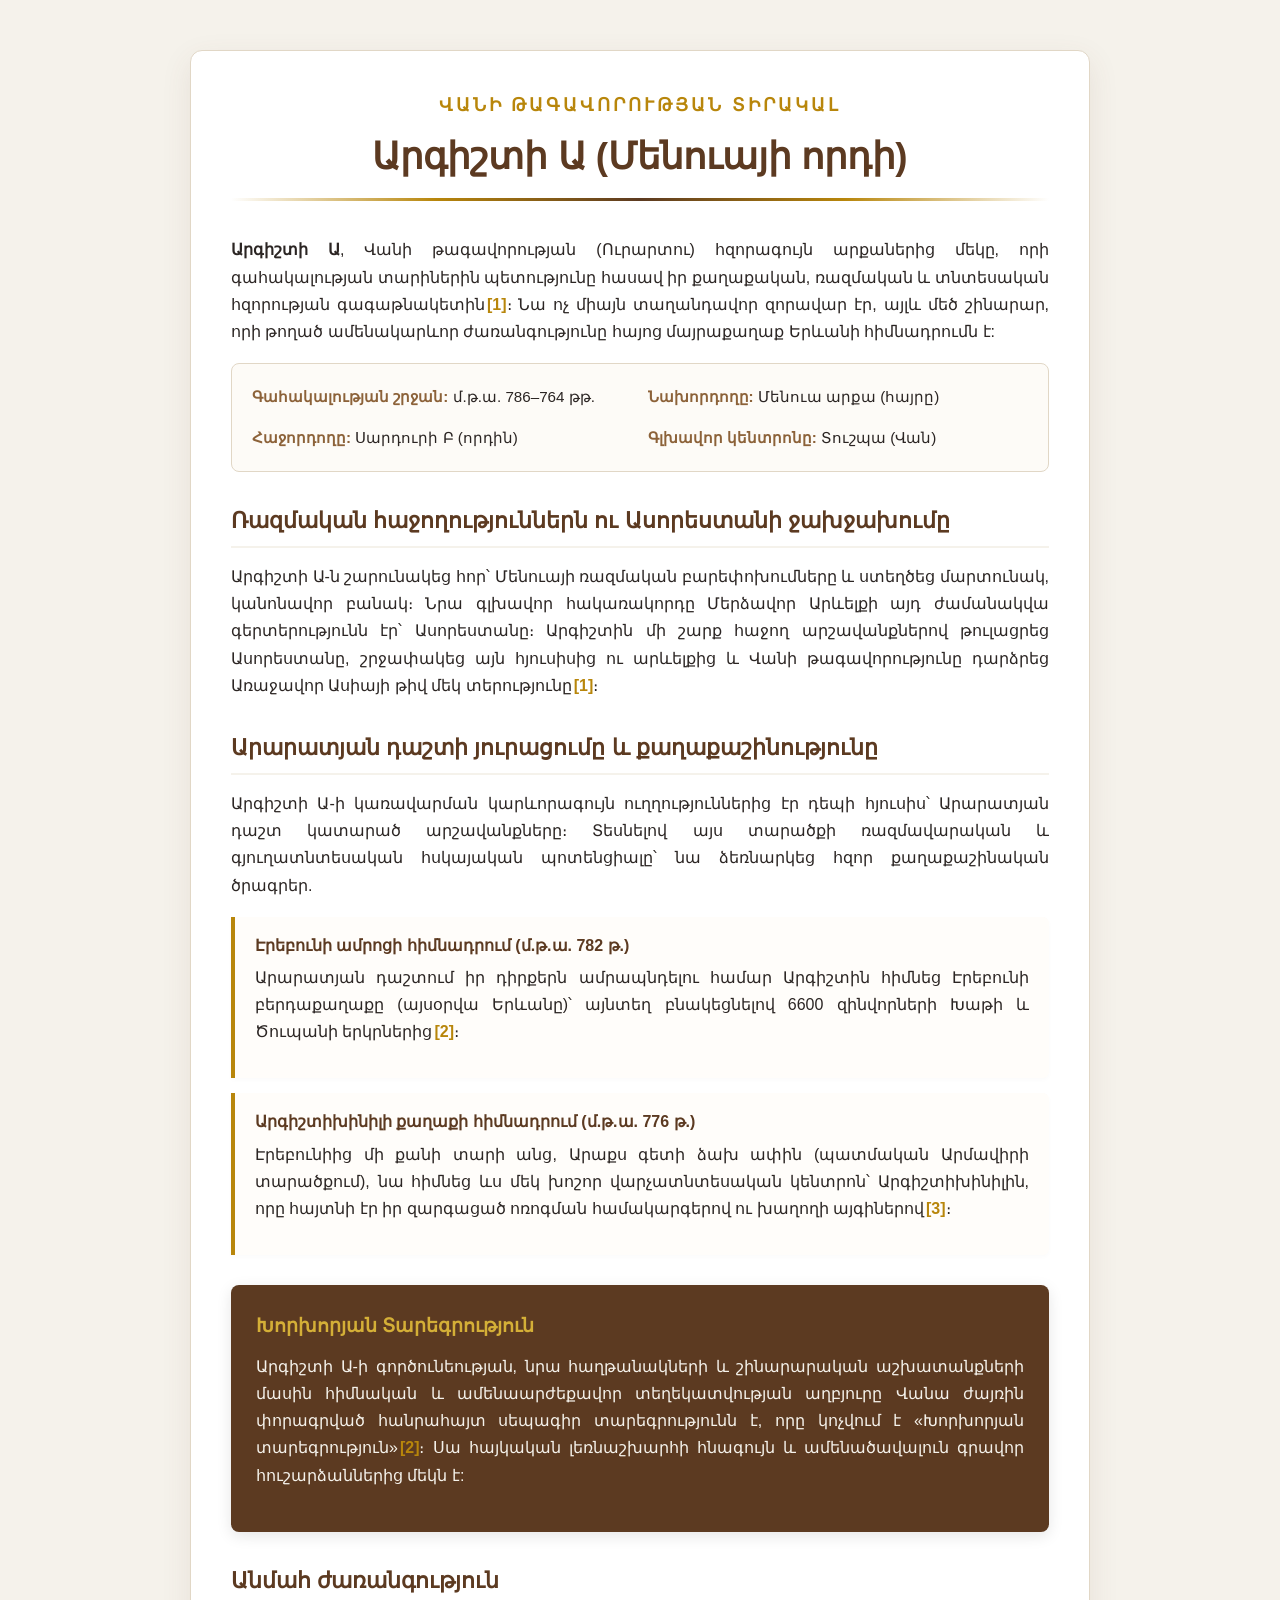
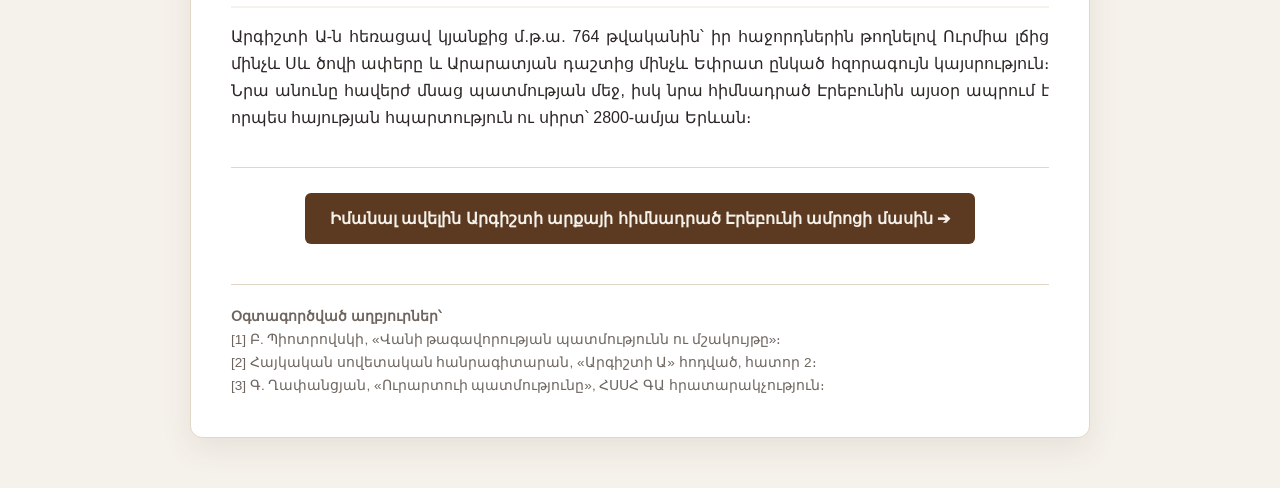
<file: argishti_king.html>
<!DOCTYPE html>
<html lang="hy">
<head>
    <meta charset="UTF-8">
    <meta name="viewport" content="width=device-width, initial-scale=1.0">
    <title>Արգիշտի Ա — Վանի Թագավորության Հզոր Արքան</title>
    <style>
        /* Ընդհանուր Սթայլեր */
        * {
            box-sizing: border-box;
            margin: 0;
            padding: 0;
        }

        body {
            font-family: 'Segoe UI', Roboto, Helvetica, Arial, sans-serif;
            background-color: #f5f2eb;
            color: #2b2523;
            line-height: 1.7;
            padding: 20px;
        }

        .container {
            max-width: 900px;
            margin: 30px auto;
            background: #ffffff;
            padding: 40px;
            border-radius: 12px;
            box-shadow: 0 10px 30px rgba(110, 71, 59, 0.1);
            border: 1px solid #e1d7c6;
        }

        /* Գլխամաս */
        .royal-title {
            text-align: center;
            color: #b8860b;
            font-weight: bold;
            font-size: 1.1rem;
            letter-spacing: 3px;
            margin-bottom: 5px;
            text-transform: uppercase;
        }

        h1 {
            color: #5c3a21;
            text-align: center;
            font-size: 2.3rem;
            margin-bottom: 10px;
            font-weight: 800;
        }

        .royal-line {
            height: 3px;
            background: linear-gradient(to right, transparent, #b8860b, #5c3a21, #b8860b, transparent);
            margin-bottom: 35px;
        }

        h2 {
            color: #5c3a21;
            font-size: 1.4rem;
            margin-top: 30px;
            margin-bottom: 15px;
            padding-bottom: 6px;
            border-bottom: 2px solid #f5f2eb;
        }

        p {
            margin-bottom: 18px;
            text-align: justify;
        }

        /* Արքայի անձնագիր (Grid/Table) */
        .king-profile {
            display: grid;
            grid-template-columns: 1fr 1fr;
            gap: 15px;
            background-color: #fdfbf7;
            border: 1px solid #e1d7c6;
            padding: 20px;
            border-radius: 8px;
            margin-bottom: 30px;
        }

        .profile-item {
            font-size: 0.95rem;
        }

        .profile-label {
            font-weight: bold;
            color: #8c6239;
        }

        /* Նվաճումների բաժին */
        .achievement-card {
            background: #fffdfa;
            border-left: 4px solid #b8860b;
            padding: 15px 20px;
            margin-bottom: 15px;
            border-radius: 0 6px 6px 0;
            box-shadow: 0 2px 5px rgba(0,0,0,0.02);
        }

        .achievement-title {
            font-weight: bold;
            color: #5c3a21;
            margin-bottom: 5px;
        }

        /* Խորխորյան տարեգրության բլոկ */
        .chronicle-box {
            background-color: #5c3a21;
            color: #f5f2eb;
            padding: 25px;
            border-radius: 8px;
            margin: 30px 0;
            box-shadow: 0 4px 15px rgba(0,0,0,0.1);
        }

        .chronicle-box h3 {
            color: #d4af37;
            margin-bottom: 10px;
            font-size: 1.2rem;
        }

        /* Նավիգացիայի կոճակ */
        .nav-btn-container {
            text-align: center;
            margin-top: 35px;
            padding-top: 25px;
            border-top: 1px solid #e1d7c6;
        }
        .next-page-btn {
            display: inline-block;
            background-color: #5c3a21;
            color: #f5f2eb;
            text-decoration: none;
            padding: 12px 25px;
            border-radius: 6px;
            font-weight: bold;
            transition: background 0.2s ease, color 0.2s ease;
        }
        .next-page-btn:hover {
            background-color: #b8860b;
            color: white;
        }

        /* Աղբյուրների բաժին */
        .sources-box {
            margin-top: 40px;
            padding-top: 20px;
            border-top: 1px solid #e1d7c6;
            font-size: 0.85rem;
            color: #6e655f;
        }
        .sup-link { 
            color: #b8860b; 
            font-weight: bold; 
            text-decoration: none; 
            margin-left: 2px;
        }

        /* Ադապտիվություն */
        @media (max-width: 650px) {
            .king-profile {
                grid-template-columns: 1fr;
            }
            .container {
                padding: 20px;
            }
            h1 {
                font-size: 1.8rem;
            }
        }
    </style>
</head>
<body>

<div class="container">
    <div class="royal-title">Վանի Թագավորության Տիրակալ</div>
    <h1>Արգիշտի Ա (Մենուայի որդի)</h1>
    <div class="royal-line"></div>

    <p><strong>Արգիշտի Ա</strong>, Վանի թագավորության (Ուրարտու) հզորագույն արքաներից մեկը, որի գահակալության տարիներին պետությունը հասավ իր քաղաքական, ռազմական և տնտեսական հզորության գագաթնակետին<a href="#src-1" class="sup-link">[1]</a>։ Նա ոչ միայն տաղանդավոր զորավար էր, այլև մեծ շինարար, որի թողած ամենակարևոր ժառանգությունը հայոց մայրաքաղաք Երևանի հիմնադրումն է:</p>

    <!-- Արքայի հիմնական տվյալները -->
    <div class="king-profile">
        <div class="profile-item"><span class="profile-label">Գահակալության շրջան:</span> մ.թ.ա. 786–764 թթ.</div>
        <div class="profile-item"><span class="profile-label">Նախորդողը:</span> Մենուա արքա (հայրը)</div>
        <div class="profile-item"><span class="profile-label">Հաջորդողը:</span> Սարդուրի Բ (որդին)</div>
        <div class="profile-item"><span class="profile-label">Գլխավոր կենտրոնը:</span> Տուշպա (Վան)</div>
    </div>

    <h2>Ռազմական հաջողություններն ու Ասորեստանի ջախջախումը</h2>
    <p>Արգիշտի Ա-ն շարունակեց հոր՝ Մենուայի ռազմական բարեփոխումները և ստեղծեց մարտունակ, կանոնավոր բանակ։ Նրա գլխավոր հակառակորդը Մերձավոր Արևելքի այդ ժամանակվա գերտերությունն էր՝ Ասորեստանը։ Արգիշտին մի շարք հաջող արշավանքներով թուլացրեց Ասորեստանը, շրջափակեց այն հյուսիսից ու արևելքից և Վանի թագավորությունը դարձրեց Առաջավոր Ասիայի թիվ մեկ տերությունը<a href="#src-1" class="sup-link">[1]</a>։</p>

    <h2>Արարատյան դաշտի յուրացումը և քաղաքաշինությունը</h2>
    <p>Արգիշտի Ա-ի կառավարման կարևորագույն ուղղություններից էր դեպի հյուսիս՝ Արարատյան դաշտ կատարած արշավանքները։ Տեսնելով այս տարածքի ռազմավարական և գյուղատնտեսական հսկայական պոտենցիալը՝ նա ձեռնարկեց հզոր քաղաքաշինական ծրագրեր.</p>

    <div class="achievement-card">
        <div class="achievement-title">Էրեբունի ամրոցի հիմնադրում (մ.թ.ա. 782 թ.)</div>
        <p>Արարատյան դաշտում իր դիրքերն ամրապնդելու համար Արգիշտին հիմնեց Էրեբունի բերդաքաղաքը (այսօրվա Երևանը)՝ այնտեղ բնակեցնելով 6600 զինվորների Խաթի և Ծուպանի երկրներից<a href="#src-2" class="sup-link">[2]</a>։</p>
    </div>

    <div class="achievement-card">
        <div class="achievement-title">Արգիշտիխինիլի քաղաքի հիմնադրում (մ.թ.ա. 776 թ.)</div>
        <p>Էրեբունիից մի քանի տարի անց, Արաքս գետի ձախ ափին (պատմական Արմավիրի տարածքում), նա հիմնեց ևս մեկ խոշոր վարչատնտեսական կենտրոն՝ Արգիշտիխինիլին, որը հայտնի էր իր զարգացած ոռոգման համակարգերով ու խաղողի այգիներով<a href="#src-3" class="sup-link">[3]</a>։</p>
    </div>

    <!-- Խորխորյան տարեգրության բաժին -->
    <div class="chronicle-box">
        <h3>Խորխորյան Տարեգրություն</h3>
        <p>Արգիշտի Ա-ի գործունեության, նրա հաղթանակների և շինարարական աշխատանքների մասին հիմնական և ամենաարժեքավոր տեղեկատվության աղբյուրը Վանա ժայռին փորագրված հանրահայտ սեպագիր տարեգրությունն է, որը կոչվում է «Խորխորյան տարեգրություն»<a href="#src-2" class="sup-link">[2]</a>։ Սա հայկական լեռնաշխարհի հնագույն և ամենածավալուն գրավոր հուշարձաններից մեկն է:</p>
    </div>

    <h2>Անմահ ժառանգություն</h2>
    <p>Արգիշտի Ա-ն հեռացավ կյանքից մ.թ.ա. 764 թվականին՝ իր հաջորդներին թողնելով Ուրմիա լճից մինչև Սև ծովի ափերը և Արարատյան դաշտից մինչև Եփրատ ընկած հզորագույն կայսրություն։ Նրա անունը հավերժ մնաց պատմության մեջ, իսկ նրա հիմնադրած Էրեբունին այսօր ապրում է որպես հայության հպարտություն ու սիրտ՝ 2800-ամյա Երևան։</p>

    <!-- ԱՆՑՈՒՄ ՀԱՋՈՐԴ ԷՋԻՆ (ՃԱՐՏԱՐԱՊԵՏՈՒԹՅՈՒՆ) -->
    <div class="nav-btn-container">
        <a href="https://goharkaragyan.home.blog/2020/02/24/%D5%A7%D6%80%D5%A5%D5%A2%D5%B8%D6%82%D5%B6%D5%AB-%D5%A5%D6%80%D6%87%D5%A1%D5%B6/" class="next-page-btn">Իմանալ ավելին Արգիշտի արքայի հիմնադրած Էրեբունի ամրոցի մասին ➔</a>
    </div>

    <!-- ԱՂԲՅՈՒՐՆԵՐ -->
    <div class="sources-box">
        <strong>Օգտագործված աղբյուրներ՝</strong><br>
        <span id="src-1">[1] Բ. Պիոտրովսկի, «Վանի թագավորության պատմությունն ու մշակույթը»։</span><br>
        <span id="src-2">[2] Հայկական սովետական հանրագիտարան, «Արգիշտի Ա» հոդված, հատոր 2։</span><br>
        <span id="src-3">[3] Գ. Ղափանցյան, «Ուրարտուի պատմությունը», ՀՍՍՀ ԳԱ հրատարակչություն։</span>
    </div>
</div>

</body>
</html>
</file>
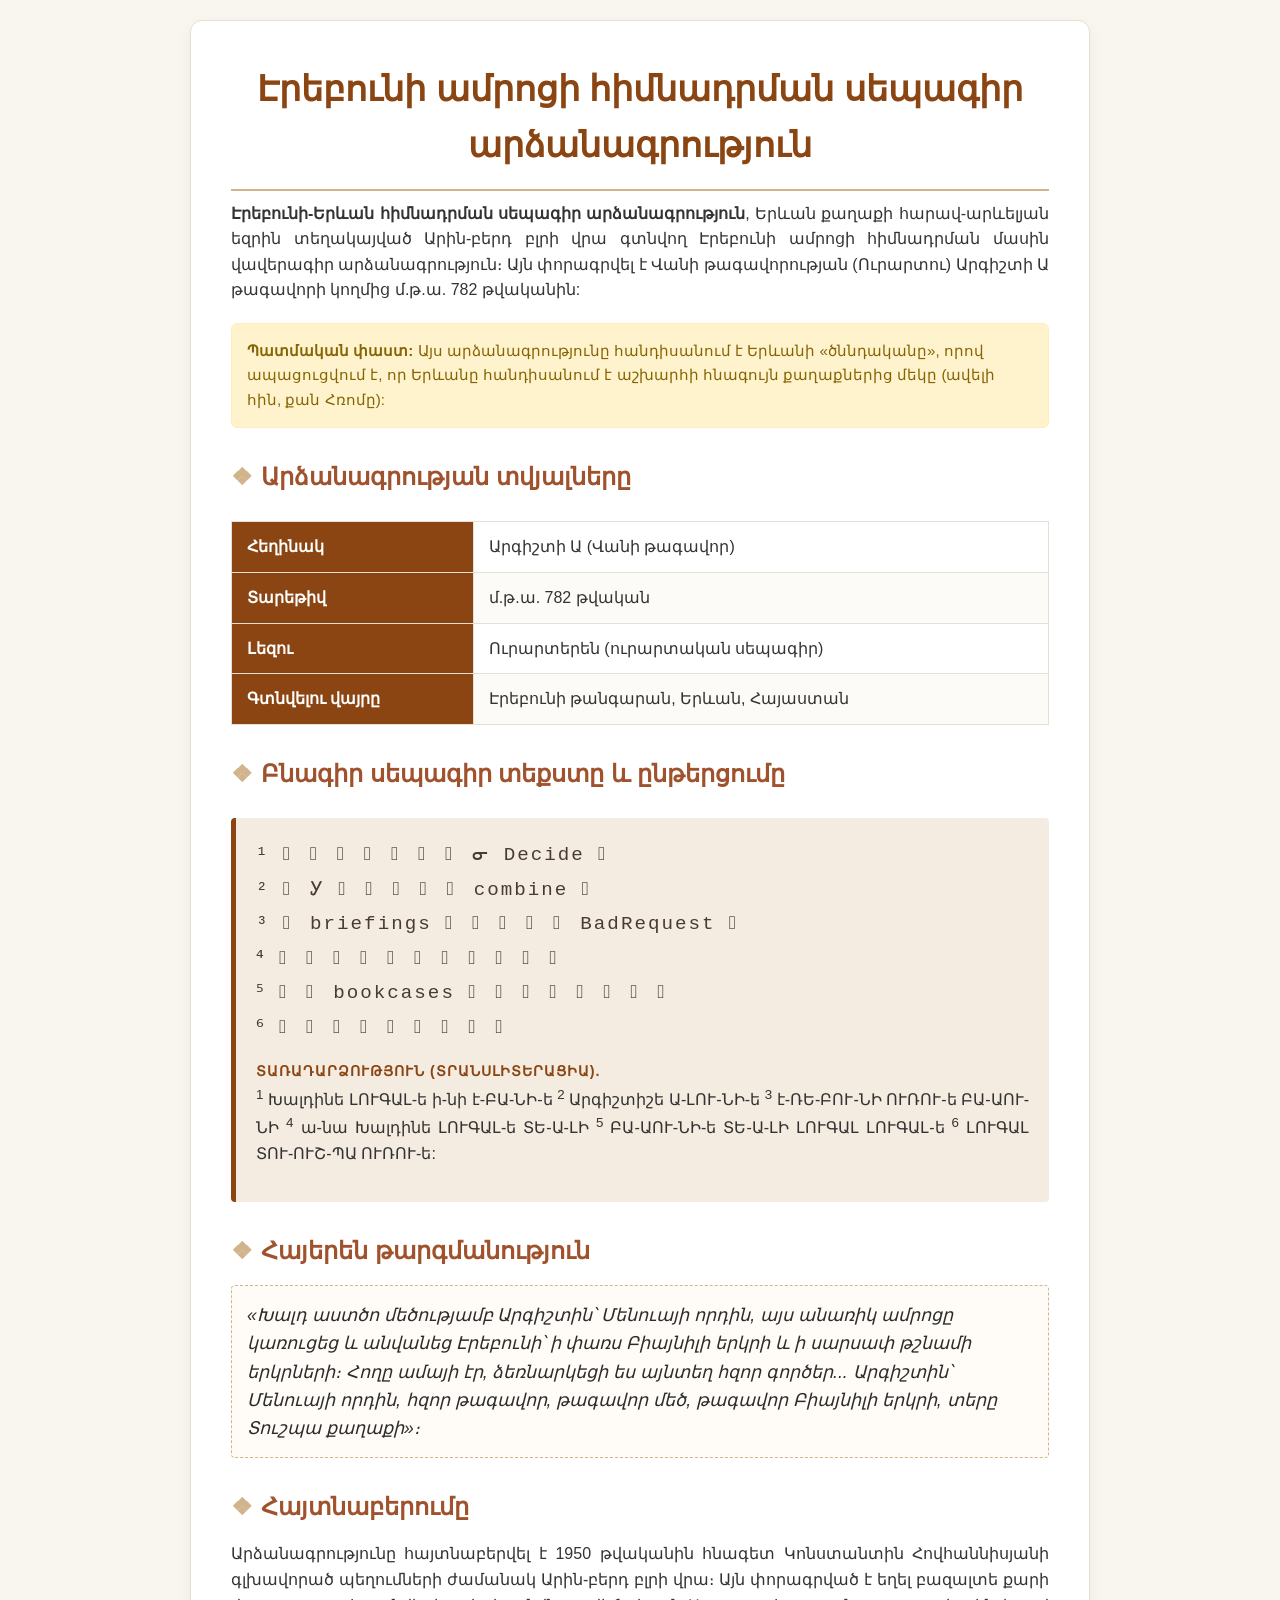
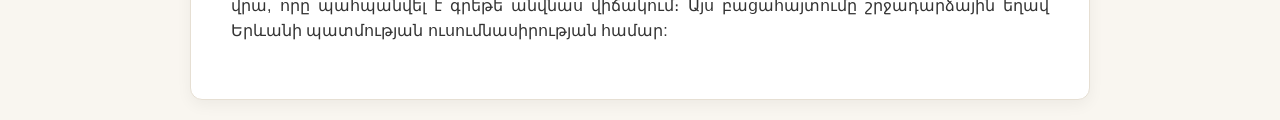
<file: Erebuni.html>
<!DOCTYPE html>
<html lang="hy">
<head>
    <meta charset="UTF-8">
    <meta name="viewport" content="width=device-width, initial-scale=1.0">
    <title>Էրեբունի-Երևան հիմնադրման սեպագիր արձանագրություն</title>
    <style>
        /* Ընդհանուր Սթայլեր */
        * {
            box-sizing: border-box;
            margin: 0;
            padding: 0;
        }

        body {
            font-family: 'Segoe UI', Roboto, Helvetica, Arial, sans-serif;
            background-color: #f9f6f0;
            color: #333;
            line-height: 1.6;
            padding: 20px;
        }

        .container {
            max-width: 900px;
            margin: 0 auto;
            background: #ffffff;
            padding: 40px;
            border-radius: 12px;
            box-shadow: 0 5px 15px rgba(0,0,0,0.05);
            border: 1px solid #e6dfd3;
        }

        /* Վերնագրեր */
        h1 {
            color: #8b4513;
            text-align: center;
            font-size: 2.2rem;
            margin-bottom: 10px;
            border-bottom: 2px solid #d2b48c;
            padding-bottom: 15px;
        }

        h2 {
            color: #a0522d;
            font-size: 1.5rem;
            margin-top: 30px;
            margin-bottom: 15px;
            display: flex;
            align-items: center;
        }

        h2::before {
            content: "❖ ";
            color: #d2b48c;
            margin-right: 8px;
        }

        p {
            margin-bottom: 15px;
            text-align: justify;
        }

        /* Սեպագիր Բլոկ */
        .cuneiform-box {
            background-color: #f4ebe1;
            border-left: 5px solid #8b4513;
            padding: 20px;
            margin: 25px 0;
            border-radius: 4px;
        }

        .cuneiform-text {
            font-family: monospace, sans-serif;
            font-size: 1.2rem;
            letter-spacing: 2px;
            word-break: break-all;
            margin-bottom: 15px;
            color: #4a3b32;
            line-height: 1.8;
        }

        /* Թարգմանության բաժին */
        .translation-title {
            font-weight: bold;
            color: #8b4513;
            margin-top: 15px;
            text-transform: uppercase;
            font-size: 0.9rem;
            letter-spacing: 1px;
        }

        .translation-text {
            font-style: italic;
            font-size: 1.1rem;
            color: #2c2c2c;
            background: #fffcf7;
            padding: 15px;
            border: 1px dashed #d2b48c;
            border-radius: 4px;
        }

        /* Ինֆո աղյուսակ */
        .info-table {
            width: 100%;
            border-collapse: collapse;
            margin-top: 25px;
            margin-bottom: 25px;
        }

        .info-table th, .info-table td {
            border: 1px solid #e6dfd3;
            padding: 12px 15px;
            text-align: left;
        }

        .info-table th {
            background-color: #8b4513;
            color: white;
            font-weight: 600;
        }

        .info-table tr:nth-child(even) {
            background-color: #fdfbf7;
        }

        /* Կարևոր տեղեկություն */
        .highlight-box {
            background-color: #fff3cd;
            border: 1px solid #ffeeba;
            color: #856404;
            padding: 15px;
            border-radius: 6px;
            margin: 20px 0;
            font-size: 0.95rem;
        }

        /* Ադապտիվություն (Responsive) */
        @media (max-width: 600px) {
            .container {
                padding: 20px;
            }
            h1 {
                font-size: 1.6rem;
            }
            h2 {
                font-size: 1.2rem;
            }
        }
    </style>
</head>
<body>

<div class="container">
    <h1>Էրեբունի ամրոցի հիմնադրման սեպագիր արձանագրություն</h1>
    
    <p><strong>Էրեբունի-Երևան հիմնադրման սեպագիր արձանագրություն</strong>, Երևան քաղաքի հարավ-արևելյան եզրին տեղակայված Արին-բերդ բլրի վրա գտնվող Էրեբունի ամրոցի հիմնադրման մասին վավերագիր արձանագրություն։ Այն փորագրվել է Վանի թագավորության (Ուրարտու) Արգիշտի Ա թագավորի կողմից մ.թ.ա. 782 թվականին:</p>

    <div class="highlight-box">
        <strong>Պատմական փաստ:</strong> Այս արձանագրությունը հանդիսանում է Երևանի «ծննդականը», որով ապացուցվում է, որ Երևանը հանդիսանում է աշխարհի հնագույն քաղաքներից մեկը (ավելի հին, քան Հռոմը):
    </div>

    <h2>Արձանագրության տվյալները</h2>
    <table class="info-table">
        <tr>
            <th>Հեղինակ</th>
            <td>Արգիշտի Ա (Վանի թագավոր)</td>
        </tr>
        <tr>
            <th>Տարեթիվ</th>
            <td>մ.թ.ա. 782 թվական</td>
        </tr>
        <tr>
            <th>Լեզու</th>
            <td>Ուրարտերեն (ուրարտական սեպագիր)</td>
        </tr>
        <tr>
            <th>Գտնվելու վայրը</th>
            <td>Էրեբունի թանգարան, Երևան, Հայաստան</td>
        </tr>
    </table>

    <h2>Բնագիր սեպագիր տեքստը և ընթերցումը</h2>
    <div class="cuneiform-box">
        <div class="cuneiform-text">
            ¹ 𒀭 𒄬 𒁲 𒂊 𒈗 𒂊 𒄿 ᓂ  Decide 𒂊<br>
            ² 𒅈 Ꭹ 𒅖 𒋾 𒊺 𒂊 𒀀 combine 𒂊<br>
            ³ 𒂊  briefings 𒁀 𒀀 𒉌 𒌷 𒂊  BadRequest 𒂊<br>
            ⁴ 𒀀 𒈾 𒀭 𒄬 𒁲 𒂊 𒈗 𒂊 𒋼 𒀀 𒇷<br>
            ⁵ 𒁀 𒀀  bookcases 𒉌 𒂊 𒋼 𒀀 𒇷 𒈗 𒈗 𒂊<br>
            ⁶ 𒀭 𒉡 𒂊 𒌷 𒌅 𒍑 𒉺 𒀀 𒌷
        </div>
        
        <div class="translation-title">Տառադարձություն (Տրանսլիտերացիա).</div>
        <p><sup>1</sup> Խալդինե ԼՈՒԳԱԼ-ե ի-նի է-ԲԱ-ՆԻ-ե <sup>2</sup> Արգիշտիշե Ա-ԼՈՒ-ՆԻ-ե <sup>3</sup> է-ՌԵ-ԲՈՒ-ՆԻ ՈՒՌՈՒ-ե ԲԱ-ԱՈՒ-ՆԻ <sup>4</sup> ա-նա Խալդինե ԼՈՒԳԱԼ-ե ՏԵ-Ա-ԼԻ <sup>5</sup> ԲԱ-ԱՈՒ-ՆԻ-ե ՏԵ-Ա-ԼԻ ԼՈՒԳԱԼ ԼՈՒԳԱԼ-ե <sup>6</sup> ԼՈՒԳԱԼ ՏՈՒ-ՈՒՇ-ՊԱ ՈՒՌՈՒ-ե:</p>
    </div>

    <h2>Հայերեն թարգմանություն</h2>
    <div class="translation-text">
        «Խալդ աստծո մեծությամբ Արգիշտին՝ Մենուայի որդին, այս անառիկ ամրոցը կառուցեց և անվանեց Էրեբունի՝ ի փառս Բիայնիլի երկրի և ի սարսափ թշնամի երկրների։ Հողը ամայի էր, ձեռնարկեցի ես այնտեղ հզոր գործեր... Արգիշտին՝ Մենուայի որդին, հզոր թագավոր, թագավոր մեծ, թագավոր Բիայնիլի երկրի, տերը Տուշպա քաղաքի»։
    </div>

    <h2>Հայտնաբերումը</h2>
    <p>Արձանագրությունը հայտնաբերվել է 1950 թվականին հնագետ Կոնստանտին Հովհաննիսյանի գլխավորած պեղումների ժամանակ Արին-բերդ բլրի վրա։ Այն փորագրված է եղել բազալտե քարի վրա, որը պահպանվել է գրեթե անվնաս վիճակում։ Այս բացահայտումը շրջադարձային եղավ Երևանի պատմության ուսումնասիրության համար:</p>
</div>

</body>
</html>
</file>
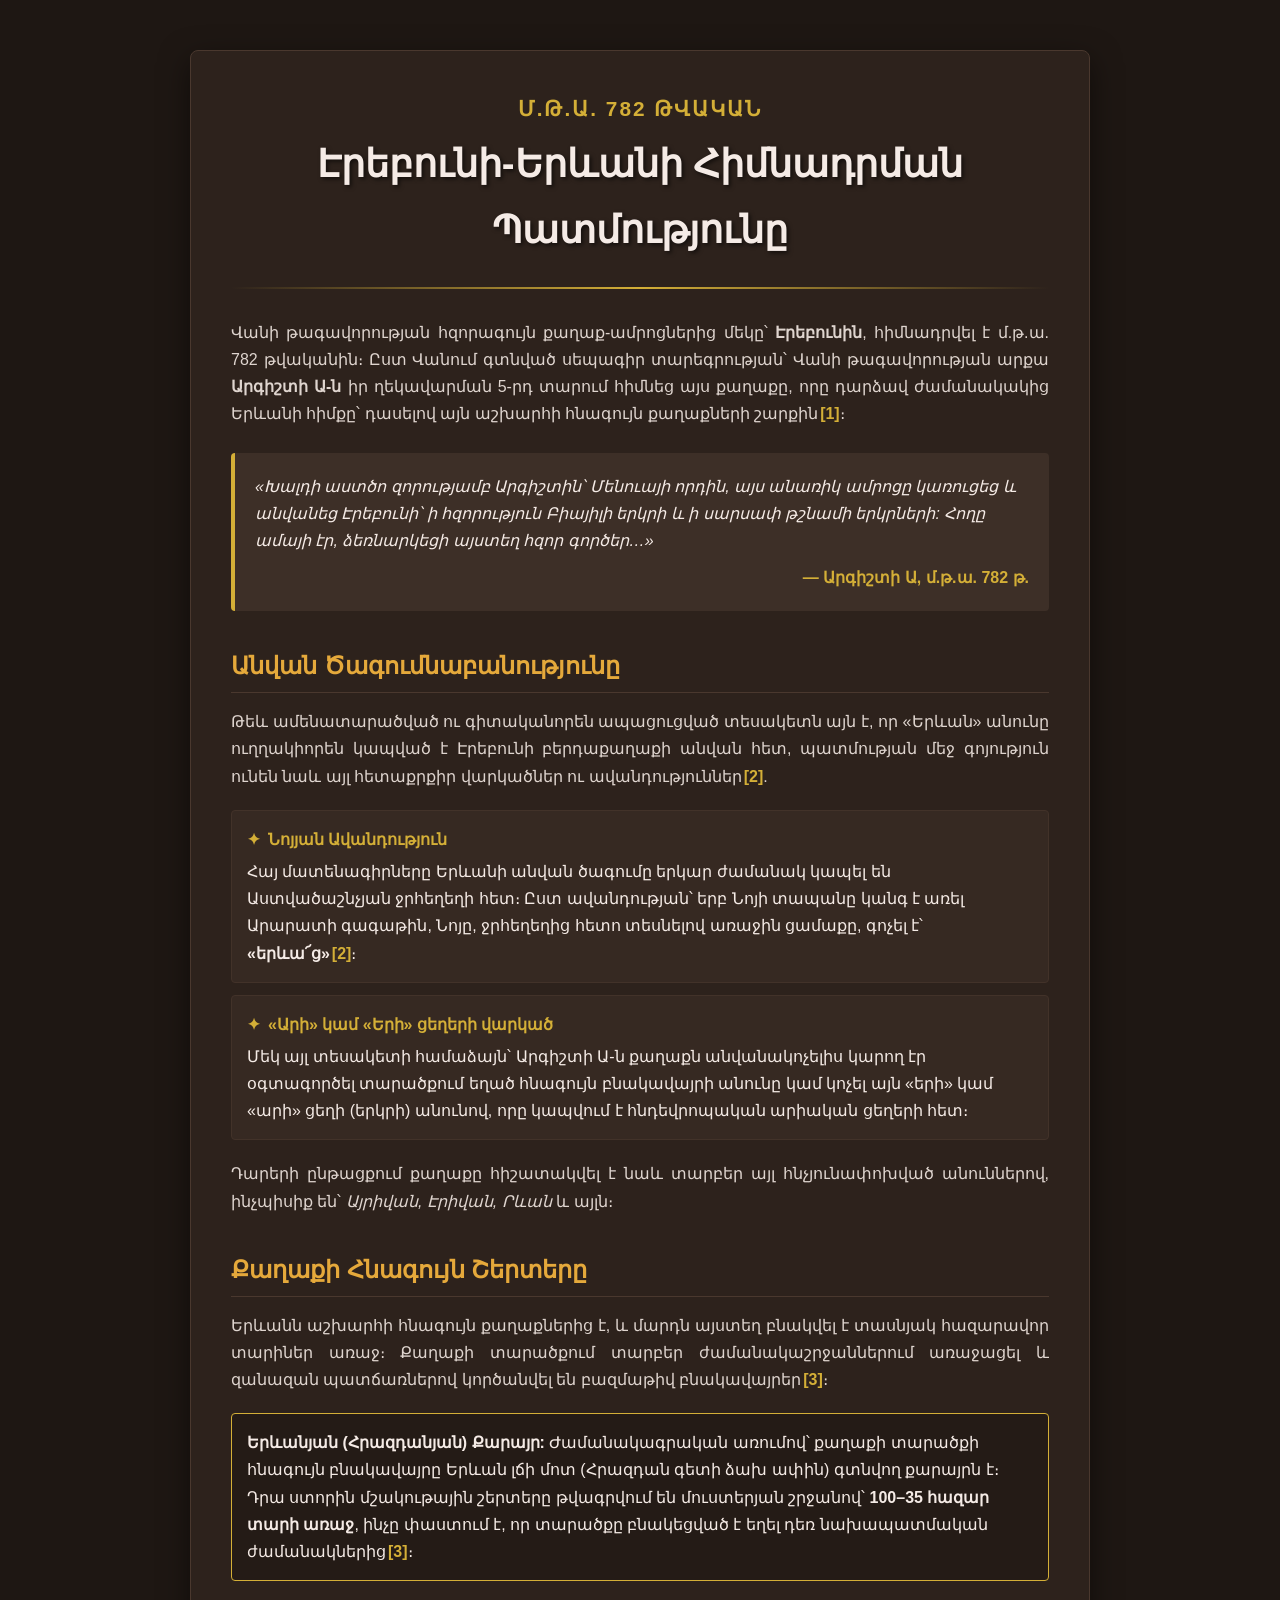
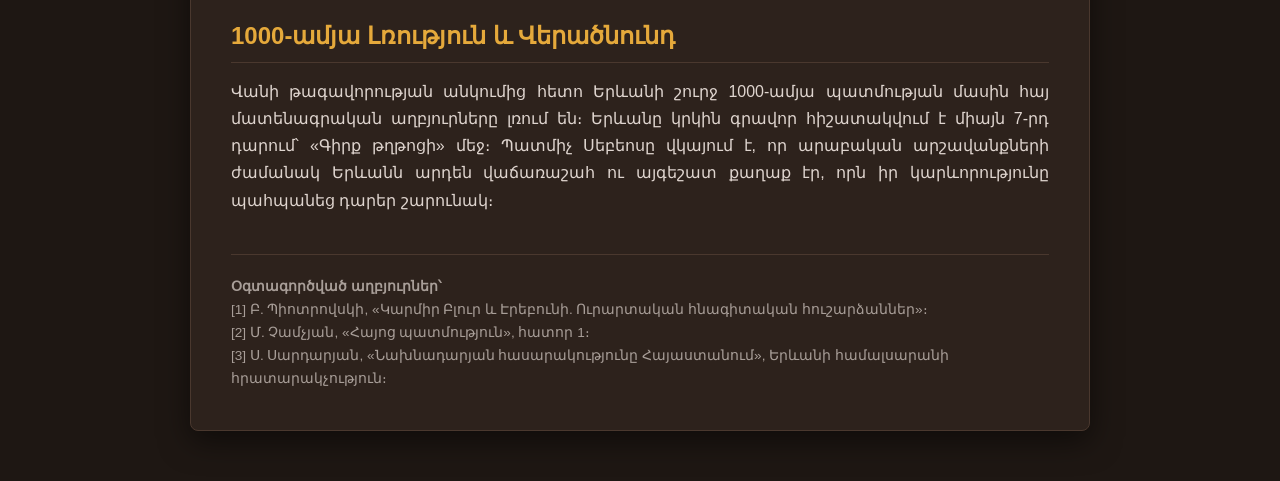
<file: history.html>
<!DOCTYPE html>
<html lang="hy">
<head>
    <meta charset="UTF-8">
    <meta name="viewport" content="width=device-width, initial-scale=1.0">
    <title>Էրեբունի-Երևանի Հիմնադրումը — Մ.թ.ա. 782 թ.</title>
    <style>
        /* Ընդհանուր Սթայլեր */
        * {
            box-sizing: border-box;
            margin: 0;
            padding: 0;
        }

        body {
            font-family: 'Segoe UI', Roboto, Helvetica, Arial, sans-serif;
            background-color: #1e1713;
            color: #f5ebe6;
            line-height: 1.7;
            padding: 20px;
        }

        .container {
            max-width: 900px;
            margin: 30px auto;
            background: #2d221c;
            padding: 40px;
            border-radius: 8px;
            box-shadow: 0 10px 30px rgba(0,0,0,0.5);
            border: 1px solid #4a382e;
        }

        /* Գլխամաս և Ժամանակագրություն */
        .header-badge {
            text-align: center;
            color: #d4af37;
            font-weight: bold;
            font-size: 1.3rem;
            letter-spacing: 2px;
            margin-bottom: 5px;
            text-transform: uppercase;
        }

        h1 {
            color: #f5ebe6;
            text-align: center;
            font-size: 2.4rem;
            margin-bottom: 25px;
            text-shadow: 2px 2px 4px rgba(0,0,0,0.6);
        }

        .divider {
            height: 2px;
            background: linear-gradient(to right, transparent, #d4af37, transparent);
            margin-bottom: 30px;
        }

        h2 {
            color: #e5a93b;
            font-size: 1.5rem;
            margin-top: 35px;
            margin-bottom: 15px;
            padding-bottom: 5px;
            border-bottom: 1px solid #4a382e;
        }

        p {
            margin-bottom: 18px;
            text-align: justify;
            color: #dfd5cf;
        }

        /* Պատմական Մեջբերում */
        .quote-box {
            background-color: #3d2f27;
            border-left: 4px solid #d4af37;
            padding: 20px;
            margin: 25px 0;
            border-radius: 4px;
            font-style: italic;
        }

        .quote-author {
            display: block;
            text-align: right;
            margin-top: 10px;
            font-weight: bold;
            color: #d4af37;
            font-style: normal;
        }

        /* Անվանման ծագման բաժին */
        .theory-list {
            list-style: none;
            margin: 20px 0;
        }

        .theory-item {
            background: #362922;
            margin-bottom: 12px;
            padding: 15px;
            border-radius: 4px;
            border: 1px solid #423229;
        }

        .theory-title {
            color: #d4af37;
            font-weight: bold;
            margin-bottom: 5px;
            display: flex;
            align-items: center;
        }

        .theory-title::before {
            content: "✦ ";
            margin-right: 8px;
        }

        /* Հնագույն շերտեր */
        .geo-box {
            background: #241b16;
            border: 1px solid #d4af37;
            padding: 15px;
            border-radius: 4px;
            margin-top: 20px;
        }

        /* Աղբյուրների բաժին */
        .sources-box {
            margin-top: 40px;
            padding-top: 20px;
            border-top: 1px solid #4a382e;
            font-size: 0.85rem;
            color: #a89e98;
        }
        .sup-link { 
            color: #d4af37; 
            font-weight: bold; 
            text-decoration: none; 
            margin-left: 2px;
        }

        /* Ադապտիվություն */
        @media (max-width: 600px) {
            .container {
                padding: 20px;
            }
            h1 {
                font-size: 1.8rem;
            }
        }
    </style>
</head>
<body>

<div class="container">
    <div class="header-badge">Մ.թ.ա. 782 թվական</div>
    <h1>Էրեբունի-Երևանի Հիմնադրման Պատմությունը</h1>
    <div class="divider"></div>

    <p>Վանի թագավորության հզորագույն քաղաք-ամրոցներից մեկը՝ <strong>Էրեբունին</strong>, հիմնադրվել է մ.թ.ա. 782 թվականին։ Ըստ Վանում գտնված սեպագիր տարեգրության՝ Վանի թագավորության արքա <strong>Արգիշտի Ա-ն</strong> իր ղեկավարման 5-րդ տարում հիմնեց այս քաղաքը, որը դարձավ ժամանակակից Երևանի հիմքը՝ դասելով այն աշխարհի հնագույն քաղաքների շարքին<a href="#src-1" class="sup-link">[1]</a>։</p>

    <div class="quote-box">
        «Խալդի աստծո զորությամբ Արգիշտին՝ Մենուայի որդին, այս անառիկ ամրոցը կառուցեց և անվանեց Էրեբունի՝ ի հզորություն Բիայիլի երկրի և ի սարսափ թշնամի երկրների: Հողը ամայի էր, ձեռնարկեցի այստեղ հզոր գործեր…»
        <span class="quote-author">— Արգիշտի Ա, մ.թ.ա. 782 թ.</span>
    </div>

    <h2>Անվան Ծագումնաբանությունը</h2>
    <p>Թեև ամենատարածված ու գիտականորեն ապացուցված տեսակետն այն է, որ «Երևան» անունը ուղղակիորեն կապված է Էրեբունի բերդաքաղաքի անվան հետ, պատմության մեջ գոյություն ունեն նաև այլ հետաքրքիր վարկածներ ու ավանդություններ<a href="#src-2" class="sup-link">[2]</a>.</p>

    <ul class="theory-list">
        <li class="theory-item">
            <div class="theory-title">Նոյյան Ավանդություն</div>
            Հայ մատենագիրները Երևանի անվան ծագումը երկար ժամանակ կապել են Աստվածաշնչյան ջրհեղեղի հետ։ Ըստ ավանդության՝ երբ Նոյի տապանը կանգ է առել Արարատի գագաթին, Նոյը, ջրհեղեղից հետո տեսնելով առաջին ցամաքը, գոչել է՝ <strong>«երևա՜ց»</strong><a href="#src-2" class="sup-link">[2]</a>։
        </li>
        <li class="theory-item">
            <div class="theory-title">«Արի» կամ «Երի» ցեղերի վարկած</div>
            Մեկ այլ տեսակետի համաձայն՝ Արգիշտի Ա-ն քաղաքն անվանակոչելիս կարող էր օգտագործել տարածքում եղած հնագույն բնակավայրի անունը կամ կոչել այն «երի» կամ «արի» ցեղի (երկրի) անունով, որը կապվում է հնդեվրոպական արիական ցեղերի հետ։
        </li>
    </ul>

    <p>Դարերի ընթացքում քաղաքը հիշատակվել է նաև տարբեր այլ հնչյունափոխված անուններով, ինչպիսիք են՝ <em>Այրիվան, Էրիվան, Րևան</em> և այլն։</p>

    <h2>Քաղաքի Հնագույն Շերտերը</h2>
    <p>Երևանն աշխարհի հնագույն քաղաքներից է, և մարդն այստեղ բնակվել է տասնյակ հազարավոր տարիներ առաջ։ Քաղաքի տարածքում տարբեր ժամանակաշրջաններում առաջացել և զանազան պատճառներով կործանվել են բազմաթիվ բնակավայրեր<a href="#src-3" class="sup-link">[3]</a>։</p>

    <div class="geo-box">
        <strong>Երևանյան (Հրազդանյան) Քարայր:</strong> Ժամանակագրական առումով՝ քաղաքի տարածքի հնագույն բնակավայրը Երևան լճի մոտ (Հրազդան գետի ձախ ափին) գտնվող քարայրն է։ Դրա ստորին մշակութային շերտերը թվագրվում են մուստերյան շրջանով՝ <strong>100–35 հազար տարի առաջ</strong>, ինչը փաստում է, որ տարածքը բնակեցված է եղել դեռ նախապատմական ժամանակներից<a href="#src-3" class="sup-link">[3]</a>։
    </div>

    <h2>1000-ամյա Լռություն և Վերածնունդ</h2>
    <p>Վանի թագավորության անկումից հետո Երևանի շուրջ 1000-ամյա պատմության մասին հայ մատենագրական աղբյուրները լռում են։ Երևանը կրկին գրավոր հիշատակվում է միայն 7-րդ դարում՝ «Գիրք թղթոցի» մեջ։ Պատմիչ Սեբեոսը վկայում է, որ արաբական արշավանքների ժամանակ Երևանն արդեն վաճառաշահ ու այգեշատ քաղաք էր, որն իր կարևորությունը պահպանեց դարեր շարունակ։</p>

    <!-- ԱՂԲՅՈՒՐՆԵՐ -->
    <div class="sources-box">
        <strong>Օգտագործված աղբյուրներ՝</strong><br>
        <span id="src-1">[1] Բ. Պիոտրովսկի, «Կարմիր Բլուր և Էրեբունի. Ուրարտական հնագիտական հուշարձաններ»։</span><br>
        <span id="src-2">[2] Մ. Չամչյան, «Հայոց պատմություն», հատոր 1։</span><br>
        <span id="src-3">[3] Ս. Սարդարյան, «Նախնադարյան հասարակությունը Հայաստանում», Երևանի համալսարանի հրատարակչություն։</span>
    </div>
</div>

</body>
</html>
</file>
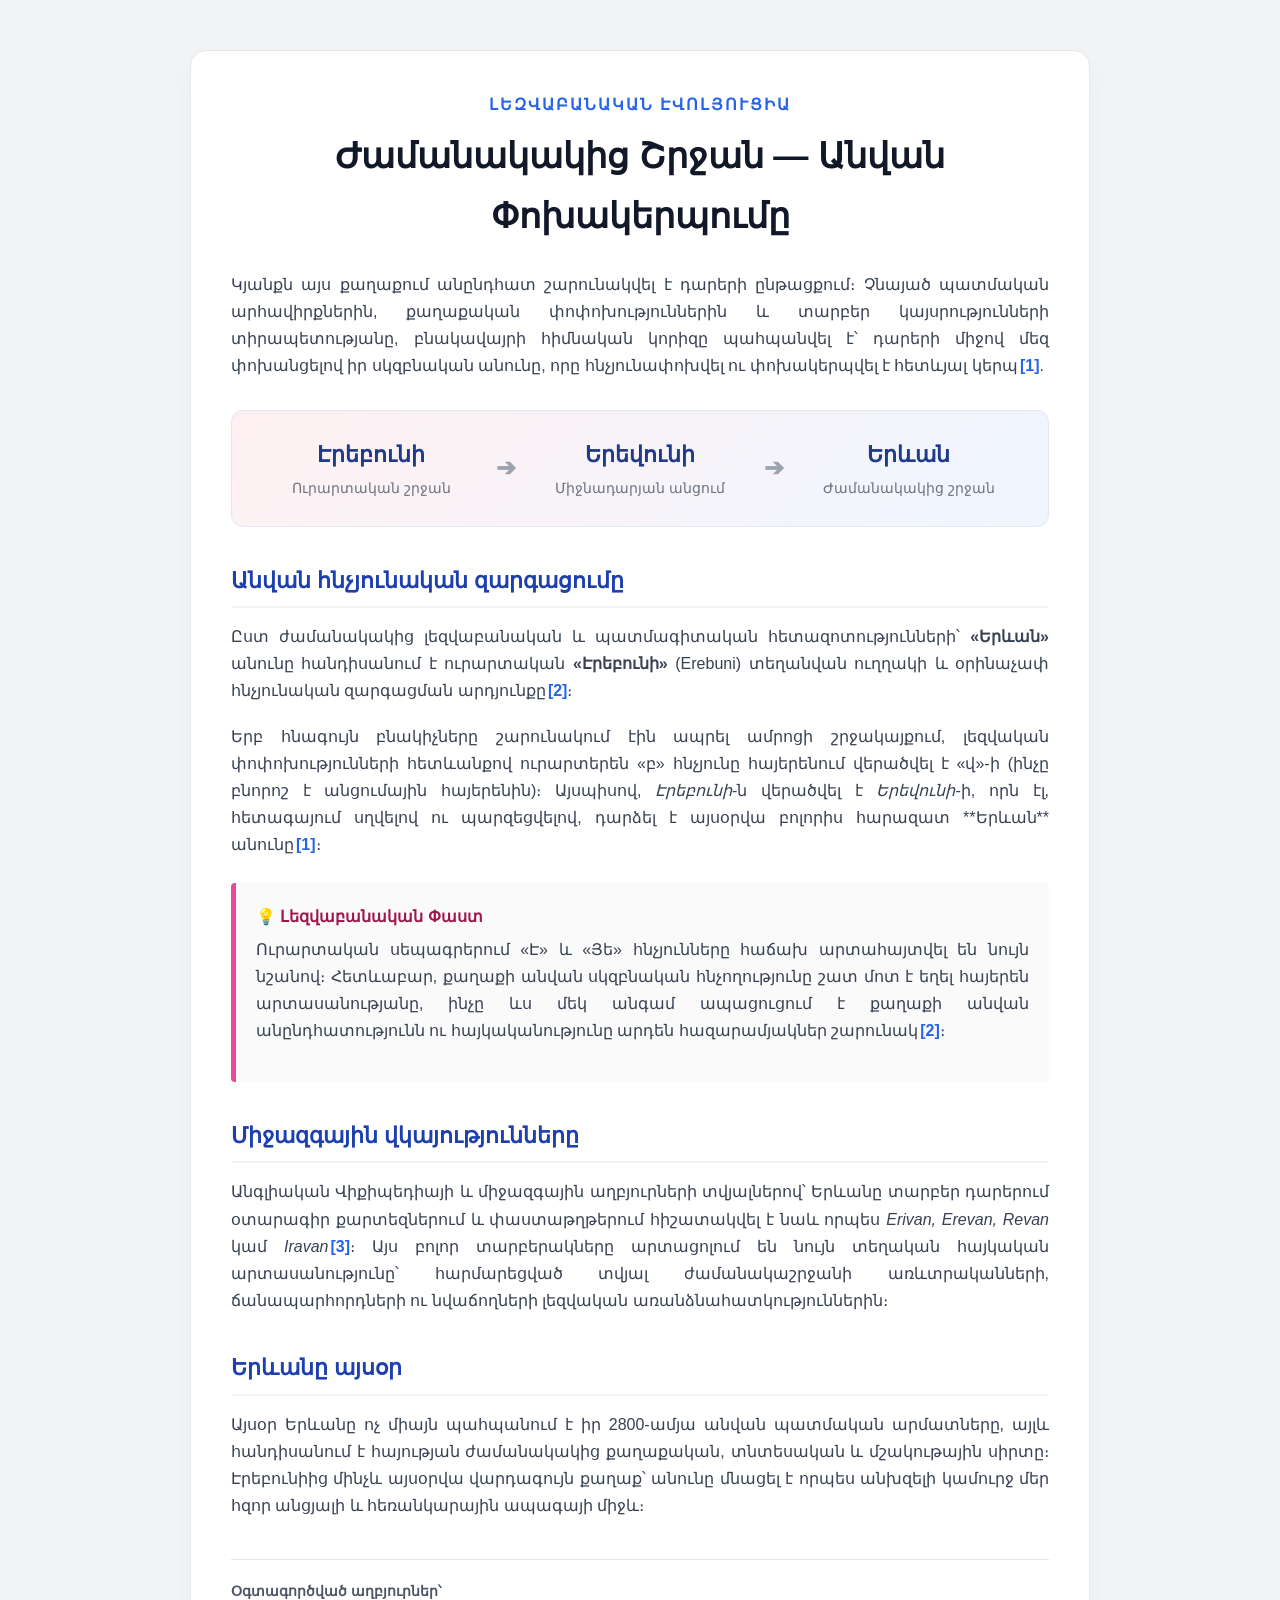
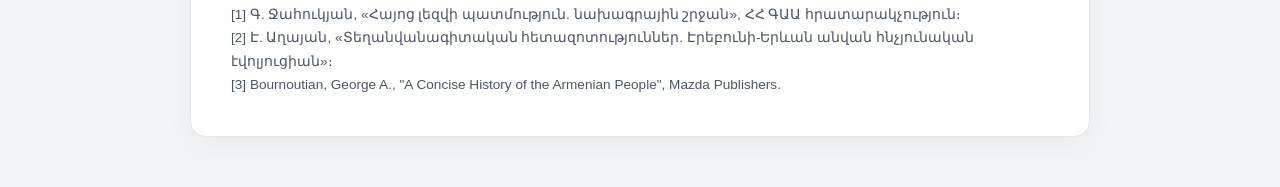
<file: name_evolution.html>
<!DOCTYPE html>
<html lang="hy">
<head>
    <meta charset="UTF-8">
    <meta name="viewport" content="width=device-width, initial-scale=1.0">
    <title>Ժամանակակից Շրջան — Անվան Փոխակերպումը</title>
    <style>
        /* Ընդհանուր Սթայլեր */
        * {
            box-sizing: border-box;
            margin: 0;
            padding: 0;
        }

        body {
            font-family: 'Segoe UI', Roboto, Helvetica, Arial, sans-serif;
            background-color: #f3f4f6;
            color: #1f2937;
            line-height: 1.7;
            padding: 20px;
        }

        .container {
            max-width: 900px;
            margin: 30px auto;
            background: #ffffff;
            padding: 40px;
            border-radius: 16px;
            box-shadow: 0 10px 30px rgba(0,0,0,0.04);
            border: 1px solid #e5e7eb;
        }

        /* Գլխամաս */
        .badge {
            text-align: center;
            color: #2563eb;
            font-weight: 700;
            font-size: 1rem;
            letter-spacing: 2px;
            margin-bottom: 8px;
            text-transform: uppercase;
        }

        h1 {
            color: #111827;
            text-align: center;
            font-size: 2.2rem;
            margin-bottom: 25px;
            font-weight: 800;
        }

        /* Էվոլյուցիայի տեսողական սխեմա (Timeline/Arrow) */
        .evolution-flow {
            display: flex;
            justify-content: space-between;
            align-items: center;
            background: linear-gradient(135deg, #fff1f2, #eff6ff);
            padding: 25px;
            border-radius: 12px;
            margin: 30px 0;
            border: 1px solid #e2e8f0;
            box-shadow: inset 0 2px 4px rgba(0,0,0,0.02);
        }

        .flow-step {
            text-align: center;
            flex: 1;
        }

        .flow-step .name {
            font-size: 1.4rem;
            font-weight: 800;
            color: #1e3a8a;
            display: block;
        }

        .flow-step .period {
            font-size: 0.85rem;
            color: #6b7280;
            margin-top: 4px;
        }

        .flow-arrow {
            font-size: 1.5rem;
            color: #9ca3af;
            font-weight: bold;
            padding: 0 10px;
        }

        h2 {
            color: #1e40af;
            font-size: 1.4rem;
            margin-top: 35px;
            margin-bottom: 15px;
            padding-bottom: 6px;
            border-bottom: 2px solid #f3f4f6;
        }

        p {
            margin-bottom: 18px;
            text-align: justify;
            color: #374151;
        }

        /* Լեզվաբանական բացատրության բլոկ */
        .linguistic-box {
            background-color: #fafafa;
            border-left: 5px solid #ec4899;
            padding: 20px;
            margin: 25px 0;
            border-radius: 4px;
        }

        .linguistic-title {
            font-weight: bold;
            color: #9d174d;
            margin-bottom: 5px;
        }

        /* Աղբյուրների բաժին */
        .sources-box {
            margin-top: 40px;
            padding-top: 20px;
            border-top: 1px solid #e5e7eb;
            font-size: 0.85rem;
            color: #4b5563;
        }
        .sup-link { 
            color: #2563eb; 
            font-weight: bold; 
            text-decoration: none; 
            margin-left: 2px;
        }

        /* Ադապտիվություն (Mobile) */
        @media (max-width: 650px) {
            .evolution-flow {
                flex-direction: column;
                gap: 15px;
            }
            .flow-arrow {
                transform: rotate(90deg);
                padding: 5px 0;
            }
            .container {
                padding: 20px;
            }
            h1 {
                font-size: 1.6rem;
            }
        }
    </style>
</head>
<body>

<div class="container">
    <div class="badge">Լեզվաբանական Էվոլյուցիա</div>
    <h1>Ժամանակակից Շրջան — Անվան Փոխակերպումը</h1>

    <p>Կյանքն այս քաղաքում անընդհատ շարունակվել է դարերի ընթացքում։ Չնայած պատմական արհավիրքներին, քաղաքական փոփոխություններին և տարբեր կայսրությունների տիրապետությանը, բնակավայրի հիմնական կորիզը պահպանվել է՝ դարերի միջով մեզ փոխանցելով իր սկզբնական անունը, որը հնչյունափոխվել ու փոխակերպվել է հետևյալ կերպ<a href="#src-1" class="sup-link">[1]</a>.</p>

    <div class="evolution-flow">
        <div class="flow-step">
            <span class="name">Էրեբունի</span>
            <span class="period">Ուրարտական շրջան</span>
        </div>
        <div class="flow-arrow">➔</div>
        <div class="flow-step">
            <span class="name">Երեվունի</span>
            <span class="period">Միջնադարյան անցում</span>
        </div>
        <div class="flow-arrow">➔</div>
        <div class="flow-step">
            <span class="name">Երևան</span>
            <span class="period">Ժամանակակից շրջան</span>
        </div>
    </div>

    <h2>Անվան հնչյունական զարգացումը</h2>
    <p>Ըստ ժամանակակից լեզվաբանական և պատմագիտական հետազոտությունների՝ <strong>«Երևան»</strong> անունը հանդիսանում է ուրարտական <strong>«Էրեբունի»</strong> (Erebuni) տեղանվան ուղղակի և օրինաչափ հնչյունական զարգացման արդյունքը<a href="#src-2" class="sup-link">[2]</a>։</p>
    
    <p>Երբ հնագույն բնակիչները շարունակում էին ապրել ամրոցի շրջակայքում, լեզվական փոփոխությունների հետևանքով ուրարտերեն «բ» հնչյունը հայերենում վերածվել է «վ»-ի (ինչը բնորոշ է անցումային հայերենին)։ Այսպիսով, <em>Էրեբունի</em>-ն վերածվել է <em>Երեվունի</em>-ի, որն էլ, հետագայում սղվելով ու պարզեցվելով, դարձել է այսօրվա բոլորիս հարազատ **Երևան** անունը<a href="#src-1" class="sup-link">[1]</a>։</p>

    <div class="linguistic-box">
        <div class="linguistic-title">💡 Լեզվաբանական Փաստ</div>
        <p>Ուրարտական սեպագրերում «Է» և «Յե» հնչյունները հաճախ արտահայտվել են նույն նշանով։ Հետևաբար, քաղաքի անվան սկզբնական հնչողությունը շատ մոտ է եղել հայերեն արտասանությանը, ինչը ևս մեկ անգամ ապացուցում է քաղաքի անվան անընդհատությունն ու հայկականությունը արդեն հազարամյակներ շարունակ<a href="#src-2" class="sup-link">[2]</a>։</p>
    </div>

    <h2>Միջազգային վկայությունները</h2>
    <p>Անգլիական Վիքիպեդիայի և միջազգային աղբյուրների տվյալներով՝ Երևանը տարբեր դարերում օտարագիր քարտեզներում և փաստաթղթերում հիշատակվել է նաև որպես <em>Erivan, Erevan, Revan</em> կամ <em>Iravan</em><a href="#src-3" class="sup-link">[3]</a>։ Այս բոլոր տարբերակները արտացոլում են նույն տեղական հայկական արտասանությունը՝ հարմարեցված տվյալ ժամանակաշրջանի առևտրականների, ճանապարհորդների ու նվաճողների լեզվական առանձնահատկություններին։</p>

    <h2>Երևանը այսօր</h2>
    <p>Այսօր Երևանը ոչ միայն պահպանում է իր 2800-ամյա անվան պատմական արմատները, այլև հանդիսանում է հայության ժամանակակից քաղաքական, տնտեսական և մշակութային սիրտը։ Էրեբունիից մինչև այսօրվա վարդագույն քաղաք՝ անունը մնացել է որպես անխզելի կամուրջ մեր հզոր անցյալի և հեռանկարային ապագայի միջև։</p>

    <div class="sources-box">
        <strong>Օգտագործված աղբյուրներ՝</strong><br>
        <span id="src-1">[1] Գ. Ջահուկյան, «Հայոց լեզվի պատմություն. նախագրային շրջան», ՀՀ ԳԱԱ հրատարակչություն։</span><br>
        <span id="src-2">[2] Է. Աղայան, «Տեղանվանագիտական հետազոտություններ. Էրեբունի-Երևան անվան հնչյունական էվոլյուցիան»։</span><br>
        <span id="src-3">[3] Bournoutian, George A., "A Concise History of the Armenian People", Mazda Publishers.</span>
    </div>
</div>

</body>
</html>
</file>
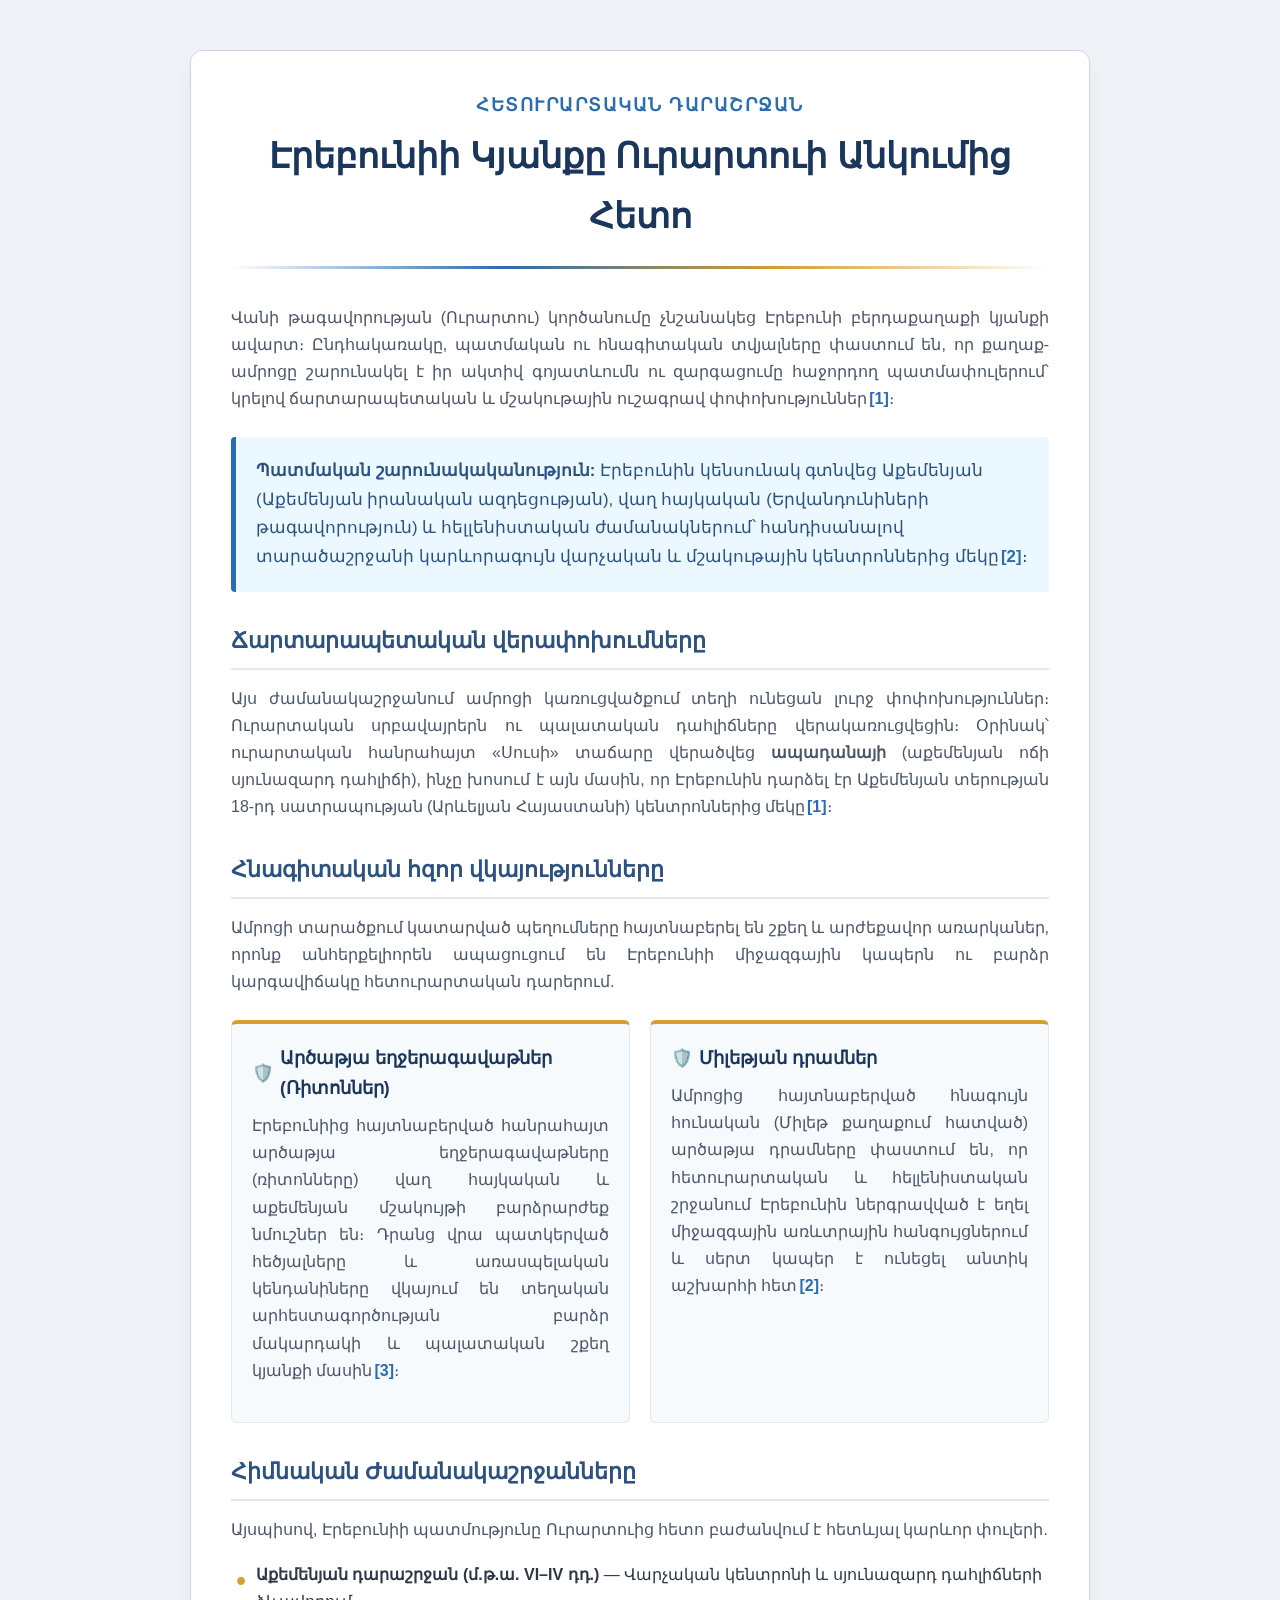
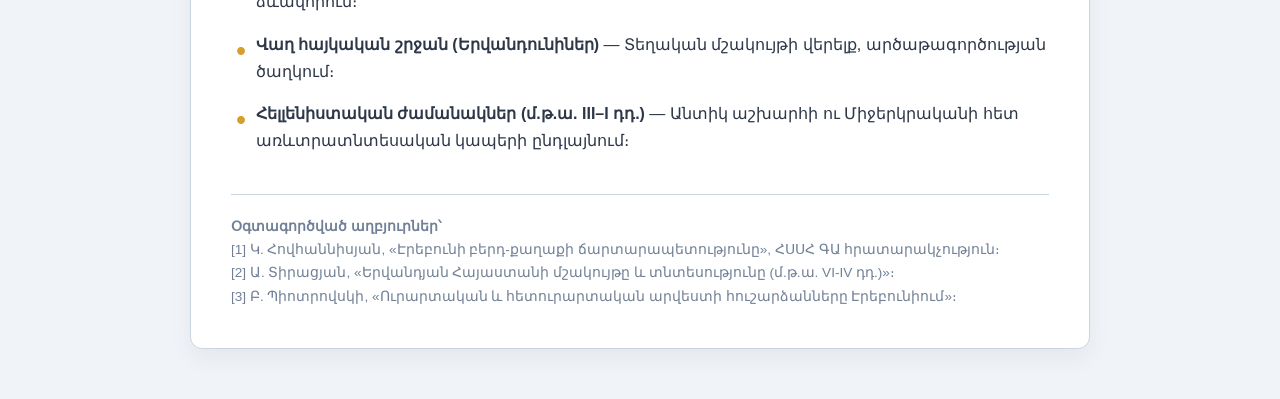
<file: post_urartu.html>
<!DOCTYPE html>
<html lang="hy">
<head>
    <meta charset="UTF-8">
    <meta name="viewport" content="width=device-width, initial-scale=1.0">
    <title>Էրեբունին Ուրարտուից հետո — Հետուրարտական Դարաշրջան</title>
    <style>
        /* Ընդհանուր Սթայլեր */
        * {
            box-sizing: border-box;
            margin: 0;
            padding: 0;
        }

        body {
            font-family: 'Segoe UI', Roboto, Helvetica, Arial, sans-serif;
            background-color: #f0f4f8;
            color: #2d3748;
            line-height: 1.7;
            padding: 20px;
        }

        .container {
            max-width: 900px;
            margin: 30px auto;
            background: #ffffff;
            padding: 40px;
            border-radius: 12px;
            box-shadow: 0 10px 25px rgba(0,0,0,0.05);
            border: 1px solid #cbd5e0;
        }

        /* Գլխամաս */
        .epoch-tag {
            text-align: center;
            color: #2b6cb0;
            font-weight: 700;
            font-size: 1.1rem;
            letter-spacing: 1.5px;
            margin-bottom: 5px;
            text-transform: uppercase;
        }

        h1 {
            color: #1a365d;
            text-align: center;
            font-size: 2.2rem;
            margin-bottom: 20px;
            font-weight: 800;
        }

        .line-decorator {
            height: 3px;
            background: linear-gradient(to right, #ffffff, #2b6cb0, #d69e2e, #ffffff);
            margin-bottom: 35px;
        }

        h2 {
            color: #2c5282;
            font-size: 1.4rem;
            margin-top: 30px;
            margin-bottom: 15px;
            padding-bottom: 8px;
            border-bottom: 2px solid #e2e8f0;
        }

        p {
            margin-bottom: 18px;
            text-align: justify;
            color: #4a5568;
        }

        /* Հնագիտական գտածոների բլոկ */
        .artifact-grid {
            display: grid;
            grid-template-columns: 1fr 1fr;
            gap: 20px;
            margin: 25px 0;
        }

        .artifact-card {
            background: #f7fafc;
            border: 1px solid #e2e8f0;
            border-top: 4px solid #d69e2e;
            padding: 20px;
            border-radius: 6px;
        }

        .artifact-title {
            font-weight: bold;
            color: #1a365d;
            margin-bottom: 8px;
            font-size: 1.1rem;
            display: flex;
            align-items: center;
        }

        .artifact-title::before {
            content: "🛡️ ";
            margin-right: 6px;
        }

        /* Կարևոր մեջբերման/փաստի բլոկ */
        .continuity-box {
            background-color: #ebf8ff;
            border-left: 5px solid #2b6cb0;
            color: #2c5282;
            padding: 20px;
            margin: 25px 0;
            border-radius: 4px;
            font-size: 1.05rem;
        }

        /* Դարաշրջանների ցանկ */
        .timeline-list {
            list-style: none;
            padding-left: 0;
        }

        .timeline-item {
            position: relative;
            padding-left: 25px;
            margin-bottom: 15px;
        }

        .timeline-item::before {
            content: "•";
            color: #d69e2e;
            font-size: 1.8rem;
            position: absolute;
            left: 5px;
            top: -4px;
        }

        /* Աղբյուրների բաժին */
        .sources-box {
            margin-top: 40px;
            padding-top: 20px;
            border-top: 1px solid #cbd5e0;
            font-size: 0.85rem;
            color: #718096;
        }
        .sup-link { 
            color: #2b6cb0; 
            font-weight: bold; 
            text-decoration: none; 
            margin-left: 2px;
        }

        /* Ադապտիվություն */
        @media (max-width: 650px) {
            .artifact-grid {
                grid-template-columns: 1fr;
            }
            .container {
                padding: 20px;
            }
            h1 {
                font-size: 1.7rem;
            }
        }
    </style>
</head>
<body>

<div class="container">
    <div class="epoch-tag">Հետուրարտական Դարաշրջան</div>
    <h1>Էրեբունիի Կյանքը Ուրարտուի Անկումից Հետո</h1>
    <div class="line-decorator"></div>

    <p>Վանի թագավորության (Ուրարտու) կործանումը չնշանակեց Էրեբունի բերդաքաղաքի կյանքի ավարտ։ Ընդհակառակը, պատմական ու հնագիտական տվյալները փաստում են, որ քաղաք-ամրոցը շարունակել է իր ակտիվ գոյատևումն ու զարգացումը հաջորդող պատմափուլերում՝ կրելով ճարտարապետական և մշակութային ուշագրավ փոփոխություններ<a href="#src-1" class="sup-link">[1]</a>։</p>

    <div class="continuity-box">
        <strong>Պատմական շարունակականություն:</strong> Էրեբունին կենսունակ գտնվեց Աքեմենյան (Աքեմենյան իրանական ազդեցության), վաղ հայկական (Երվանդունիների թագավորություն) և հելլենիստական ժամանակներում՝ հանդիսանալով տարածաշրջանի կարևորագույն վարչական և մշակութային կենտրոններից մեկը<a href="#src-2" class="sup-link">[2]</a>։
    </div>

    <h2>Ճարտարապետական վերափոխումները</h2>
    <p>Այս ժամանակաշրջանում ամրոցի կառուցվածքում տեղի ունեցան լուրջ փոփոխություններ։ Ուրարտական սրբավայրերն ու պալատական դահլիճները վերակառուցվեցին։ Օրինակ՝ ուրարտական հանրահայտ «Սուսի» տաճարը վերածվեց <strong>ապադանայի</strong> (աքեմենյան ոճի սյունազարդ դահլիճի), ինչը խոսում է այն մասին, որ Էրեբունին դարձել էր Աքեմենյան տերության 18-րդ սատրապության (Արևելյան Հայաստանի) կենտրոններից մեկը<a href="#src-1" class="sup-link">[1]</a>։</p>

    <h2>Հնագիտական հզոր վկայությունները</h2>
    <p>Ամրոցի տարածքում կատարված պեղումները հայտնաբերել են շքեղ և արժեքավոր առարկաներ, որոնք անհերքելիորեն ապացուցում են Էրեբունիի միջազգային կապերն ու բարձր կարգավիճակը հետուրարտական դարերում.</p>

    <div class="artifact-grid">
        <div class="artifact-card">
            <div class="artifact-title">Արծաթյա եղջերագավաթներ (Ռիտոններ)</div>
            <p>Էրեբունիից հայտնաբերված հանրահայտ արծաթյա եղջերագավաթները (ռիտոնները) վաղ հայկական և աքեմենյան մշակույթի բարձրարժեք նմուշներ են։ Դրանց վրա պատկերված հեծյալները և առասպելական կենդանիները վկայում են տեղական արհեստագործության բարձր մակարդակի և պալատական շքեղ կյանքի մասին<a href="#src-3" class="sup-link">[3]</a>։</p>
        </div>
        
        <div class="artifact-card">
            <div class="artifact-title">Միլեթյան դրամներ</div>
            <p>Ամրոցից հայտնաբերված հնագույն հունական (Միլեթ քաղաքում հատված) արծաթյա դրամները փաստում են, որ հետուրարտական և հելլենիստական շրջանում Էրեբունին ներգրավված է եղել միջազգային առևտրային հանգույցներում և սերտ կապեր է ունեցել անտիկ աշխարհի հետ<a href="#src-2" class="sup-link">[2]</a>։</p>
        </div>
    </div>

    <h2>Հիմնական Ժամանակաշրջանները</h2>
    <p>Այսպիսով, Էրեբունիի պատմությունը Ուրարտուից հետո բաժանվում է հետևյալ կարևոր փուլերի.</p>
    <ul class="timeline-list">
        <li class="timeline-item"><strong>Աքեմենյան դարաշրջան (մ.թ.ա. VI–IV դդ.)</strong> — Վարչական կենտրոնի և սյունազարդ դահլիճների ձևավորում։</li>
        <li class="timeline-item"><strong>Վաղ հայկական շրջան (Երվանդունիներ)</strong> — Տեղական մշակույթի վերելք, արծաթագործության ծաղկում։</li>
        <li class="timeline-item"><strong>Հելլենիստական ժամանակներ (մ.թ.ա. III–I դդ.)</strong> — Անտիկ աշխարհի ու Միջերկրականի հետ առևտրատնտեսական կապերի ընդլայնում։</li>
    </ul>

    <div class="sources-box">
        <strong>Օգտագործված աղբյուրներ՝</strong><br>
        <span id="src-1">[1] Կ. Հովհաննիսյան, «Էրեբունի բերդ-քաղաքի ճարտարապետությունը», ՀՍՍՀ ԳԱ հրատարակչություն։</span><br>
        <span id="src-2">[2] Ա. Տիրացյան, «Երվանդյան Հայաստանի մշակույթը և տնտեսությունը (մ.թ.ա. VI-IV դդ.)»։</span><br>
        <span id="src-3">[3] Բ. Պիոտրովսկի, «Ուրարտական և հետուրարտական արվեստի հուշարձանները Էրեբունիում»։</span>
    </div>
</div>

</body>
</html>
</file>
